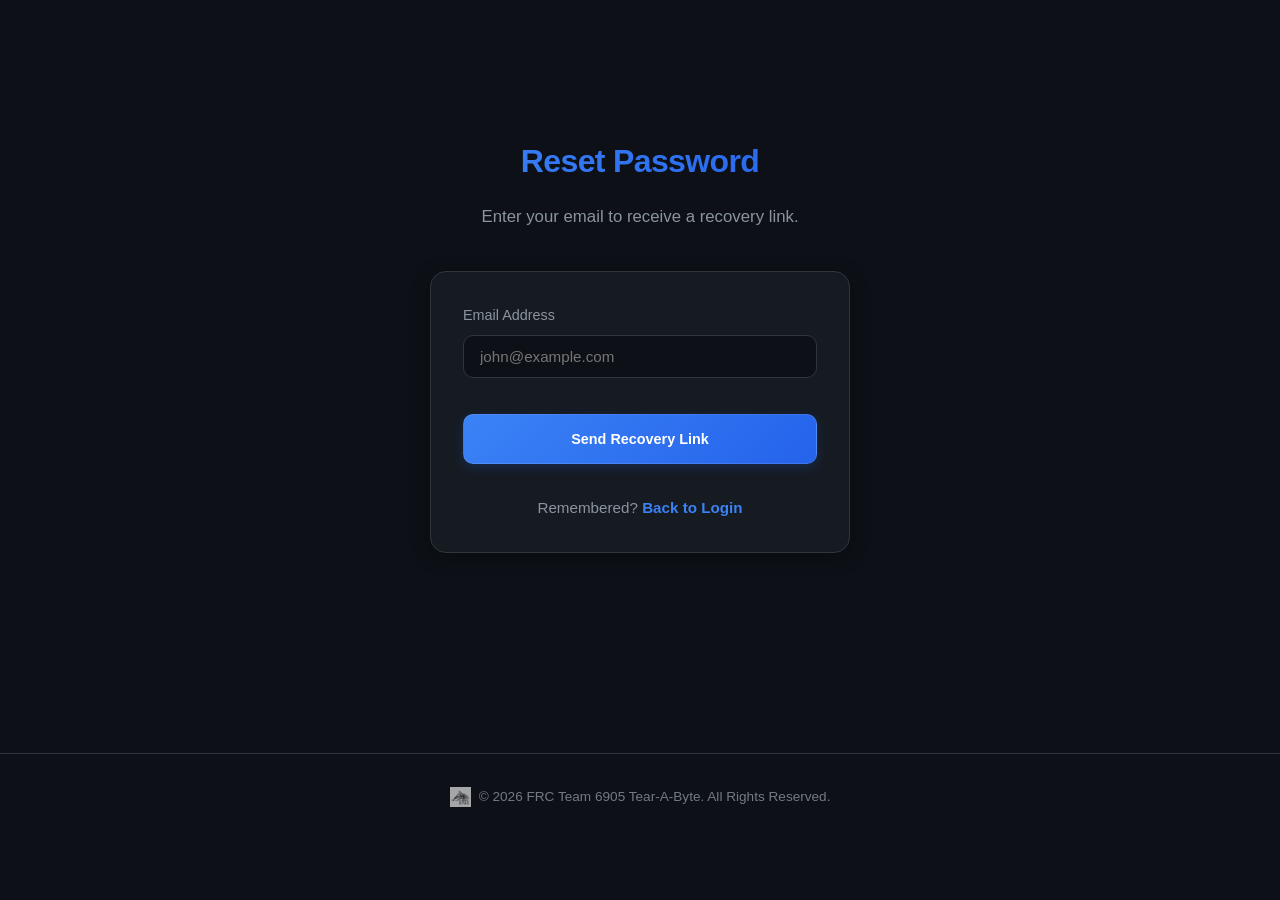
<file: templates/forgot_password.html>
<!DOCTYPE html>
<html lang="en">

<head>
    <meta charset="UTF-8">
    <meta name="viewport" content="width=device-width, initial-scale=1.0">
    <title>FRC Strategy Platform - Forgot Password</title>
    <link rel="stylesheet" href="/static/css/style.css">
</head>

<body>
    <div class="container container-auth">
        <div class="auth-container">
            <h1
                style="text-align: center; margin-bottom: 0.75rem; background: var(--accent-gradient); -webkit-background-clip: text; background-clip: text; -webkit-text-fill-color: transparent;">
                Reset Password</h1>
            <p style="text-align: center; color: var(--text-secondary); margin-bottom: 2.5rem; font-size: 1.05rem;">
                Enter your email to receive a recovery link.</p>

            <div class="card">
                <form action="/auth/forgot-password" method="POST">
                    <div class="form-group">
                        <label
                            style="display: block; margin-bottom: 0.5rem; color: var(--text-secondary); font-size: 0.9rem;">Email
                            Address</label>
                        <input type="email" name="email" required placeholder="john@example.com">
                    </div>

                    <button type="submit" class="btn" style="width: 100%; margin-top: 1rem; padding: 1rem;">
                        Send Recovery Link
                    </button>
                </form>

                <div style="text-align: center; margin-top: 2rem; font-size: 0.95rem; color: var(--text-secondary);">
                    Remembered? <a href="/" style="color: var(--accent); text-decoration: none; font-weight: 600;">Back
                        to Login</a>
                </div>
            </div>
        </div>
    </div>

    <footer class="site-footer">
        <div class="copyright">
            <img src="/static/images/shark_logo.png" alt="Shark Logo" class="copyright-logo">
            <span>&copy; 2026 FRC Team 6905 Tear-A-Byte. All Rights Reserved.</span>
        </div>
    </footer>
</body>

</html>
</file>
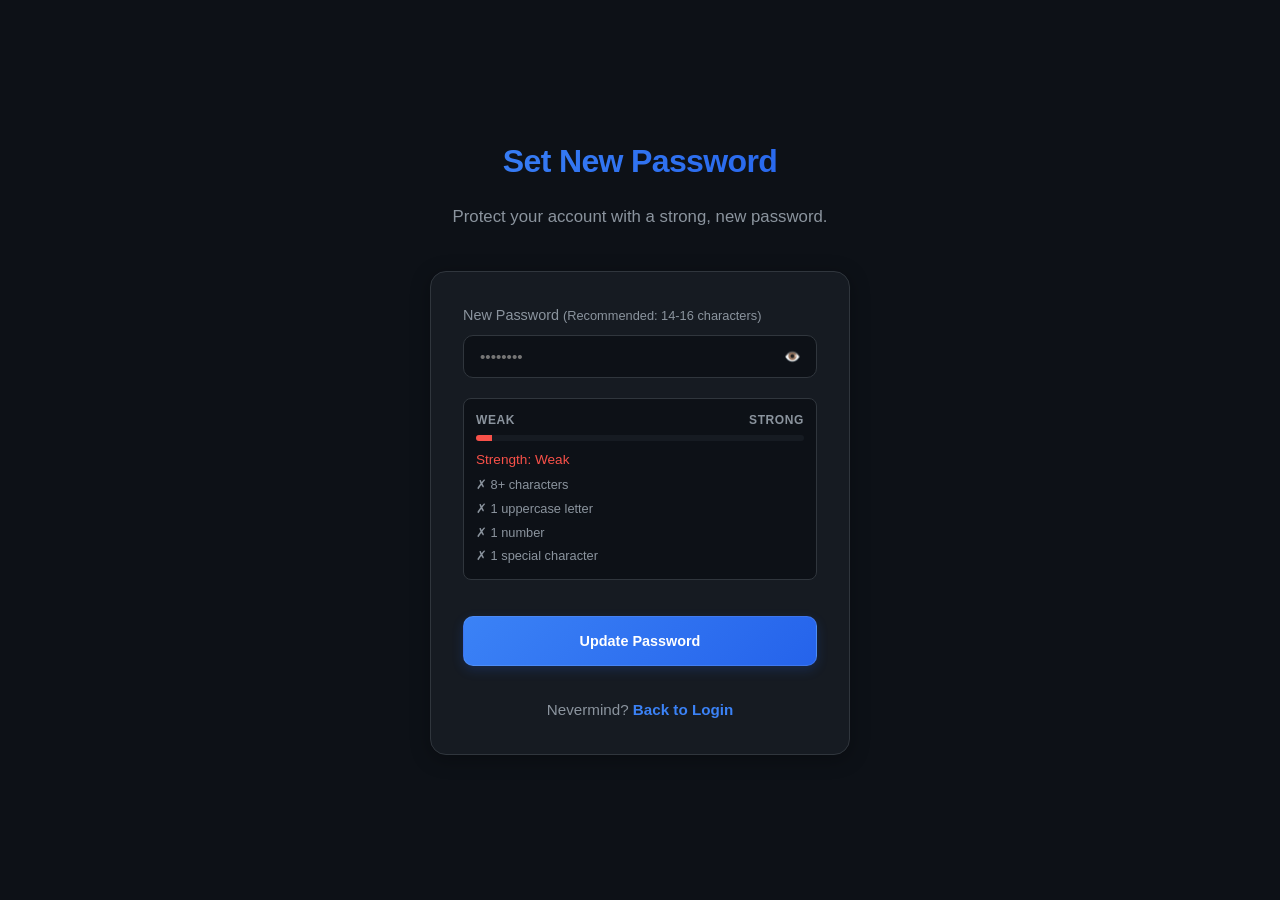
<file: templates/reset_password.html>
<!DOCTYPE html>
<html lang="en">

<head>
    <meta charset="UTF-8">
    <meta name="viewport" content="width=device-width, initial-scale=1.0">
    <title>FRC Strategy Platform - Reset Password</title>
    <link rel="stylesheet" href="/static/css/style.css">
</head>

<body>
    <div class="container container-auth">
        <div class="auth-container">
            <h1
                style="text-align: center; margin-bottom: 0.75rem; background: var(--accent-gradient); -webkit-background-clip: text; background-clip: text; -webkit-text-fill-color: transparent;">
                Set New Password</h1>
            <p style="text-align: center; color: var(--text-secondary); margin-bottom: 2.5rem; font-size: 1.05rem;">
                Protect your account with a strong, new password.</p>

            <div class="card">
                <form action="/auth/reset-password" method="POST">
                    <input type="hidden" name="token" value="{{ token }}">

                    <div class="form-group">
                        <label
                            style="display: block; margin-bottom: 0.5rem; color: var(--text-secondary); font-size: 0.9rem;">New
                            Password <span
                                style="font-size: 0.8rem; color: var(--text-secondary); font-weight: normal;">(Recommended:
                                14-16 characters)</span></label>
                        <div class="password-wrapper">
                            <input type="password" name="password" required placeholder="••••••••" minlength="8"
                                maxlength="128" data-strength-meter="true">
                            <button type="button" class="password-toggle" aria-label="Toggle password visibility">
                                <i class="eye-icon">👁️</i>
                            </button>
                        </div>
                        <div class="strength-meter-container">
                            <div
                                style="display: flex; justify-content: space-between; font-size: 0.75rem; color: var(--text-secondary); margin-bottom: 0.3rem; text-transform: uppercase; font-weight: 600; letter-spacing: 0.05em;">
                                <span>Weak</span>
                                <span>Strong</span>
                            </div>
                            <div class="strength-meter">
                                <div class="strength-bar" id="strength-bar"
                                    style="width: 5%; background-color: var(--danger);"></div>
                            </div>
                            <div style="font-size: 0.85rem; margin-top: 0.5rem;">
                                <div style="font-weight: 500; margin-bottom: 0.3rem; color: var(--danger);"
                                    id="strength-text">Strength: Weak</div>
                                <div
                                    style="display: flex; flex-direction: column; gap: 0.2rem; font-size: 0.8rem; color: var(--text-secondary);">
                                    <div class="req-item req-length">✗ 8+ characters</div>
                                    <div class="req-item req-upper">✗ 1 uppercase letter</div>
                                    <div class="req-item req-number">✗ 1 number</div>
                                    <div class="req-item req-special">✗ 1 special character</div>
                                </div>
                            </div>
                        </div>
                    </div>

                    <button type="submit" class="btn" style="width: 100%; margin-top: 1rem; padding: 1rem;">
                        Update Password
                    </button>
                </form>

                <div style="text-align: center; margin-top: 2rem; font-size: 0.95rem; color: var(--text-secondary);">
                    Nevermind? <a href="/" style="color: var(--accent); text-decoration: none; font-weight: 600;">Back
                        to Login</a>
                </div>
            </div>
        </div>
    </div>
    <script src="/static/js/main.js"></script>
</body>

</html>
</file>
<file: static/css/style.css>
:root {
    /* Modern Premium Palette */
    --bg-color: #0d1117;
    --card-bg: #161b22;
    --card-hover: #1c2128;
    --text-primary: #e6edf3;
    --text-secondary: #8b949e;
    --accent: #3b82f6;
    --accent-glow: rgba(59, 130, 246, 0.4);
    --accent-gradient: linear-gradient(135deg, #3b82f6 0%, #2563eb 100%);
    --red-alliance: #f85149;
    --blue-alliance: #58a6ff;
    --border: #30363d;
    --input-bg: #0d1117;
    --success: #3fb950;
    --danger: #f85149;
    --transition: 0.25s cubic-bezier(0.4, 0, 0.2, 1);
}

.site-footer {
    text-align: center;
    padding: 2rem 1rem;
    margin-top: 4rem;
    border-top: 1px solid var(--border);
    color: var(--text-secondary);
    font-size: 0.85rem;
}

.copyright {
    display: flex;
    align-items: center;
    justify-content: center;
    gap: 0.5rem;
    opacity: 0.8;
}

.copyright-logo {
    height: 20px;
    width: auto;
    filter: grayscale(1) brightness(0.8);
    transition: var(--transition);
}

.copyright:hover .copyright-logo {
    filter: grayscale(0) brightness(1);
    transform: scale(1.1);
}

body {
    font-family: 'Inter', -apple-system, BlinkMacSystemFont, "Segoe UI", Helvetica, Arial, sans-serif, "Apple Color Emoji", "Segoe UI Emoji";
    background-color: var(--bg-color);
    color: var(--text-primary);
    margin: 0;
    padding: 0;
    line-height: 1.6;
    -webkit-font-smoothing: antialiased;
}

/* Utilities */
.container {
    max-width: 1200px;
    margin: 0 auto;
    padding: 2.5rem;
}

.card {
    background-color: var(--card-bg);
    border: 1px solid var(--border);
    border-radius: 16px;
    padding: 2rem;
    box-shadow: 0 4px 20px rgba(0, 0, 0, 0.3);
    transition: var(--transition);
}

.card:hover {
    border-color: #444c56;
    box-shadow: 0 8px 30px rgba(0, 0, 0, 0.4);
}

.btn {
    display: inline-flex;
    align-items: center;
    justify-content: center;
    padding: 0.6rem 1.4rem;
    background: var(--accent-gradient);
    color: white;
    border: 1px solid rgba(255, 255, 255, 0.1);
    border-radius: 10px;
    font-weight: 600;
    cursor: pointer;
    transition: var(--transition);
    text-decoration: none;
    font-size: 0.9rem;
    box-shadow: 0 4px 12px rgba(37, 99, 235, 0.2);
}

.btn:hover {
    transform: translateY(-2px);
    box-shadow: 0 6px 20px var(--accent-glow);
    filter: brightness(1.1);
}

.btn:active {
    transform: translateY(0);
}

.btn-secondary {
    background: #21262d;
    border: 1px solid var(--border);
    color: var(--text-primary);
    box-shadow: none;
}

.btn-secondary:hover {
    background: #30363d;
    border-color: #8b949e;
    box-shadow: none;
}

input,
select,
textarea {
    background-color: var(--input-bg);
    border: 1px solid var(--border);
    color: var(--text-primary);
    padding: 0.75rem 1rem;
    border-radius: 10px;
    font-size: 0.95rem;
    width: 100%;
    box-sizing: border-box;
    margin-bottom: 1.25rem;
    transition: var(--transition);
}

input:focus,
select:focus,
textarea:focus {
    outline: none;
    border-color: var(--accent);
    box-shadow: 0 0 0 3px var(--accent-glow);
}

h1,
h2,
h3 {
    margin-top: 0;
    font-weight: 700;
    letter-spacing: -0.02em;
}

.hidden {
    display: none !important;
}

/* Password Security UI */
.password-wrapper {
    position: relative;
    display: flex;
    align-items: center;
    margin-bottom: 1.25rem;
}

.password-wrapper input {
    padding-right: 2.5rem;
    margin-bottom: 0 !important;
}

.password-toggle {
    position: absolute;
    right: 0.5rem;
    background: none;
    border: none;
    color: var(--text-secondary);
    cursor: pointer;
    padding: 0.5rem;
    display: flex;
    align-items: center;
    justify-content: center;
    transition: color var(--transition);
}

.password-toggle:hover {
    color: var(--text-primary);
}

.strength-meter-container {
    background: var(--input-bg);
    border: 1px solid var(--border);
    border-radius: 8px;
    padding: 0.75rem;
    margin-top: 0.5rem;
    margin-bottom: 1.25rem;
}

.strength-meter {
    height: 6px;
    background-color: var(--card-bg);
    border-radius: 4px;
    margin-bottom: 0.5rem;
    overflow: hidden;
}

.strength-bar {
    height: 100%;
    width: 0;
    transition: width 0.3s ease, background-color 0.3s ease;
}

.strength-weak {
    background-color: var(--danger);
    width: 25%;
}

.strength-fair {
    background-color: #f59e0b;
    width: 50%;
}

.strength-good {
    background-color: #3b82f6;
    width: 75%;
}

.strength-strong {
    background-color: var(--success);
    width: 100%;
}

.eye-icon {
    font-style: normal;
}

.req-item {
    transition: color var(--transition);
}

.req-item.req-met {
    color: var(--success);
}

/* Drawing Tools */
.color-picker {
    display: flex;
    flex-wrap: wrap;
    padding: 10px;
    gap: 8px;
    background: rgba(0, 0, 0, 0.2);
    border-top: 1px solid var(--border);
    justify-content: center;
}

.color-btn {
    width: 28px;
    height: 28px;
    border-radius: 50%;
    cursor: pointer;
    border: 2px solid transparent;
    transition: var(--transition);
    padding: 0;
    margin: 0;
}

.color-btn:hover {
    transform: scale(1.15);
    border-color: rgba(255, 255, 255, 0.3);
}

.color-btn.active {
    border-color: white;
    box-shadow: 0 0 10px rgba(255, 255, 255, 0.3);
    transform: scale(1.1);
}

/* Thickness Slider Styling */
#thickness-slider {
    -webkit-appearance: none;
    appearance: none;
    height: 4px;
    background: var(--border);
    border-radius: 2px;
    outline: none;
    border: none;
    padding: 0;
}

#thickness-slider::-webkit-slider-thumb {
    -webkit-appearance: none;
    appearance: none;
    width: 14px;
    height: 14px;
    border-radius: 50%;
    background: var(--accent);
    cursor: pointer;
    box-shadow: 0 0 10px var(--accent-glow);
    transition: var(--transition);
}

#thickness-slider::-webkit-slider-thumb:hover {
    transform: scale(1.2);
}


/* Auth Pages */
.auth-container {
    max-width: 420px;
    margin: 6rem auto;
}

.tabs {
    display: flex;
    gap: 1.5rem;
    margin-bottom: 2rem;
    border-bottom: 1px solid var(--border);
    padding-bottom: 0.5rem;
}

.tab {
    padding: 0.5rem 0.25rem;
    cursor: pointer;
    border-bottom: 2px solid transparent;
    color: var(--text-secondary);
    font-weight: 500;
    transition: var(--transition);
}

.tab:hover {
    color: var(--text-primary);
}

.tab.active {
    border-bottom-color: var(--accent);
    color: var(--text-primary);
}

/* Logo Styling */
.logo {
    max-height: 40px;
    width: auto;
    object-fit: contain;
    transition: var(--transition);
}

.auth-logo-container {
    text-align: center;
    margin-bottom: 2rem;
}

.auth-logo {
    max-height: 120px;
    width: auto;
    filter: drop-shadow(0 0 15px var(--accent-glow));
    transition: transform 0.3s ease;
}

.auth-logo:hover {
    transform: scale(1.05);
}

/* Connection Status Badge */
.connection-status-badge {
    padding: 0.35rem 0.75rem;
    background: rgba(0, 0, 0, 0.4);
    border: 1px solid var(--border);
    border-radius: 20px;
    font-size: 0.7rem;
    font-weight: 800;
    text-transform: uppercase;
    letter-spacing: 0.05em;
    display: flex;
    align-items: center;
    gap: 0.5rem;
    transition: var(--transition);
}

.connection-status-badge::before {
    content: '';
    display: inline-block;
    width: 8px;
    height: 8px;
    border-radius: 50%;
    background: #666;
    /* Offline */
    box-shadow: 0 0 5px #666;
}

.connected .connection-status-badge {
    color: var(--success);
    border-color: rgba(63, 185, 80, 0.3);
}

.connected .connection-status-badge::before {
    background: #4ade80;
    box-shadow: 0 0 8px #4ade80;
    animation: pulse-green 2s infinite;
}

@keyframes pulse-green {
    0% {
        transform: scale(0.95);
        box-shadow: 0 0 0 0 rgba(74, 222, 128, 0.7);
    }

    70% {
        transform: scale(1);
        box-shadow: 0 0 0 6px rgba(74, 222, 128, 0);
    }

    100% {
        transform: scale(0.95);
        box-shadow: 0 0 0 0 rgba(74, 222, 128, 0);
    }
}

@keyframes pulse {
    0% {
        transform: scale(0.95);
        opacity: 0.5;
    }

    50% {
        transform: scale(1.05);
        opacity: 1;
    }

    100% {
        transform: scale(0.95);
        opacity: 0.5;
    }
}

.pulse {
    animation: pulse 2s infinite ease-in-out;
}

/* Notifications */
.invite-notification {
    position: fixed;
    top: -120px;
    left: 50%;
    transform: translateX(-50%);
    background: linear-gradient(135deg, rgba(22, 27, 34, 0.9), rgba(13, 17, 23, 0.9));
    border: 1px solid var(--accent);
    border-radius: 20px;
    padding: 1.25rem 2rem;
    min-width: 450px;
    max-width: 650px;
    box-shadow: 0 20px 50px rgba(0, 0, 0, 0.6), 0 0 0 1px rgba(59, 130, 246, 0.1);
    z-index: 2000;
    transition: top 0.5s cubic-bezier(0.175, 0.885, 0.32, 1.275);
    backdrop-filter: blur(12px);
    color: var(--text-primary);
}

.invite-notification.show {
    top: 30px;
}

.invite-notification-content {
    display: flex;
    align-items: center;
    justify-content: space-between;
    gap: 1.5rem;
}

.invite-notification-text strong {
    font-size: 1.15em;
    display: block;
    margin-bottom: 0.35rem;
    background: var(--accent-gradient);
    -webkit-background-clip: text;
    background-clip: text;
    -webkit-text-fill-color: transparent;
}

.invite-notification-actions {
    display: flex;
    gap: 0.75rem;
}

.invite-notification-actions button {
    padding: 0.6rem 1.2rem;
    border-radius: 12px;
    font-weight: 700;
    transition: var(--transition);
}

.btn-accept {
    background: var(--success);
    color: white;
}

.btn-decline {
    background: #30363d;
    color: var(--text-primary);
}

/* Team and Invite Lists */
.team-item {
    padding: 0.75rem 1rem;
    border-bottom: 1px solid var(--border);
    display: flex;
    align-items: center;
    transition: var(--transition);
    background: rgba(255, 255, 255, 0.02);
    position: relative;
    gap: 12px;
}

.team-item:hover {
    background-color: var(--card-hover);
}

.team-red {
    border-left: 4px solid var(--red-alliance) !important;
}

.team-blue {
    border-left: 4px solid var(--blue-alliance) !important;
}

.team-badge {
    display: inline-block;
    padding: 4px 10px;
    border-radius: 20px;
    font-size: 0.75em;
    font-weight: 700;
    text-transform: uppercase;
    letter-spacing: 0.05em;
}

.team-badge.red {
    background: rgba(248, 81, 73, 0.15);
    color: var(--red-alliance);
    border: 1px solid rgba(248, 81, 73, 0.3);
}

.team-badge.blue {
    background: rgba(88, 166, 255, 0.15);
    color: var(--blue-alliance);
    border: 1px solid rgba(88, 166, 255, 0.3);
}

.invite-item {
    padding: 1rem;
    border-bottom: 1px solid var(--border);
    transition: var(--transition);
}

.invite-item:hover {
    background-color: var(--card-hover);
}

.invite-actions button {
    padding: 0.4rem 0.8rem;
    font-size: 0.8rem;
    border-radius: 8px;
}

/* Match Page Specifics */
.phase-tabs {
    display: flex;
    background: var(--card-bg);
    border-radius: 14px;
    padding: 0.4rem;
    margin-bottom: 1.5rem;
    border: 1px solid var(--border);
}

.phase-tab {
    flex: 1;
    text-align: center;
    padding: 0.75rem;
    cursor: pointer;
    border-radius: 10px;
    font-weight: 600;
    transition: var(--transition);
}

.phase-tab.active {
    background: var(--accent-gradient);
    color: white;
    box-shadow: 0 4px 12px rgba(37, 99, 235, 0.2);
}

#active-teams-list,
#match-invites-list {
    border: none;
    border-radius: 0;
    overflow-y: auto;
}

#match-invites-list::-webkit-scrollbar {
    width: 4px;
}

#match-invites-list::-webkit-scrollbar-thumb {
    background: var(--border);
    border-radius: 2px;
}

.message {
    padding: 0.75rem 1rem 1.75rem 1rem;
    /* Extra bottom padding for time */
    margin-bottom: 0.75rem;
    background: #1c2128;
    border-radius: 12px;
    border-left: 4px solid var(--accent);
    position: relative;
}

.message-header {
    display: flex;
    justify-content: flex-start;
    align-items: baseline;
    gap: 6px;
    margin-bottom: 4px;
}

.message-header strong {
    color: var(--accent);
    font-size: 0.85em;
    font-weight: 700;
}

.message-header .team-name {
    color: var(--text-secondary);
    font-size: 0.75em;
    font-weight: 500;
}

.message-body {
    color: var(--text-primary);
    font-size: 0.95em;
    line-height: 1.4;
    word-break: break-word;
}

.message-time {
    position: absolute;
    bottom: 6px;
    right: 12px;
    font-size: 0.7rem;
    color: var(--text-secondary);
    font-weight: 600;
    opacity: 0.8;
}

.delete-msg-btn {
    background: none;
    border: none;
    color: var(--text-secondary);
    font-size: 0.9rem;
    cursor: pointer;
    padding: 4px 8px;
    line-height: 1;
    margin-left: auto;
    opacity: 0;
    transition: opacity 0.2s, color 0.2s, transform 0.2s;
    display: flex;
    align-items: center;
    justify-content: center;
}

.message:hover .delete-msg-btn {
    opacity: 0.6;
}

.delete-msg-btn:hover {
    opacity: 1 !important;
    color: #f87171;
    transform: scale(1.1);
}

/* Dashboard Specific Layout */
.dashboard-header {
    display: flex;
    justify-content: space-between;
    align-items: center;
    margin-bottom: 2.5rem;
    padding: 1.5rem 0;
    border-bottom: 1px solid var(--border);
}

.user-controls {
    display: flex;
    align-items: center;
    gap: 1.25rem;
}

#user-info {
    color: var(--text-secondary);
    font-size: 0.95rem;
    font-weight: 500;
}

.dashboard-grid {
    display: grid;
    grid-template-columns: 1.8fr 1fr;
    gap: 2.5rem;
}


@media (max-width: 968px) {
    .dashboard-grid {
        grid-template-columns: 1fr;
    }

    .match-container {
        display: flex !important;
        flex-direction: column !important;
        height: auto !important;
        overflow-y: visible !important;
        padding: 1rem !important;
        gap: 1.5rem !important;
    }

    .panel {
        height: auto !important;
        min-height: 300px;
    }

    .canvas-panel {
        order: 1 !important;
        height: 500px !important;
        /* Fixed height on mobile for vertical map */
        width: 100%;
    }

    .canvas-panel .panel-content {
        padding: 0 !important;
        background: #000;
    }

    .side-panels-container {
        display: flex !important;
        flex-direction: column !important;
        order: 2 !important;
        gap: 1.5rem;
    }

    .side-panels-container>.panel {
        height: auto !important;
        min-height: 350px;
    }

    body {
        overflow: auto !important;
    }

    #field-canvas {
        width: 100% !important;
        height: auto !important;
        display: block;
    }
}

/* Custom Modal Styles */
.modal {
    position: fixed;
    top: 0;
    left: 0;
    width: 100%;
    height: 100%;
    background: rgba(0, 0, 0, 0.8);
    display: flex;
    justify-content: center;
    align-items: center;
    z-index: 2000;
    backdrop-filter: blur(4px);
}

.modal.hidden {
    display: none;
}

.modal-content {
    background: var(--card-bg);
    padding: 2rem;
    border-radius: 12px;
    max-width: 400px;
    width: 90%;
    text-align: center;
    border: 1px solid var(--border);
    box-shadow: 0 10px 25px rgba(0, 0, 0, 0.5);
}

.modal-content h3 {
    margin-top: 0;
    font-size: 1.5rem;
    color: var(--text);
}

.modal-content p {
    color: var(--text-secondary);
    margin: 1rem 0 2rem 0;
}

.modal-actions {
    display: flex;
    gap: 1rem;
    justify-content: center;
}

.modal-actions .btn-secondary,
.modal-actions .btn-danger {
    padding: 0.75rem 1.5rem;
    border-radius: 8px;
    font-weight: 600;
    cursor: pointer;
    border: none;
}

.modal-actions .btn-secondary {
    background: var(--bg-accent);
    color: var(--text);
}

.modal-actions .btn-danger {
    background: #ef4444;
    color: white;
}

.modal-actions button:hover {
    opacity: 0.9;
    transform: translateY(-2px);
}

@media (max-width: 768px) {
    .auth-container {
        margin: 2rem auto;
        padding: 1.25rem;
    }

    .container {
        padding: 1rem;
    }

    .card {
        padding: 1.25rem;
    }

    .dashboard-header {
        flex-direction: column;
        gap: 1rem;
        align-items: flex-start;
    }

    .user-controls {
        width: 100%;
        justify-content: space-between;
    }
}
</file>
